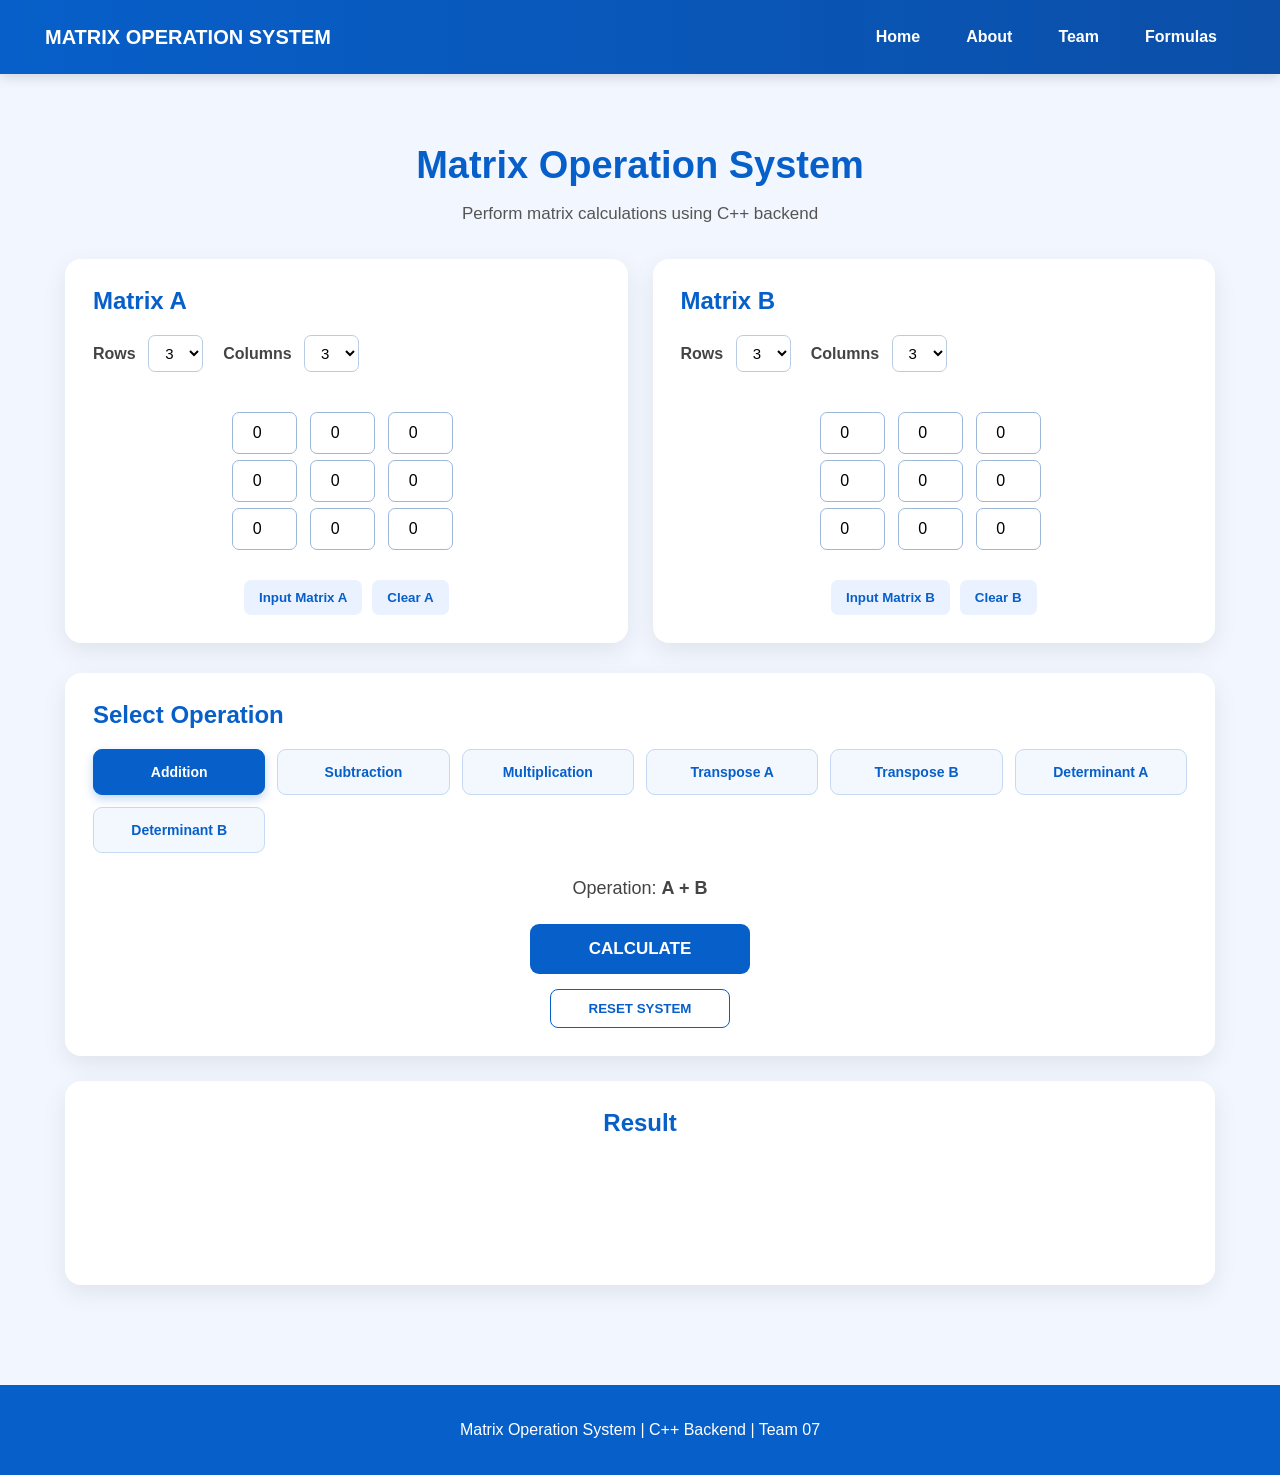
<file: index.html>
<!DOCTYPE html>
<html lang="en">

<head>
    <meta charset="UTF-8">
    <meta name="viewport" content="width=device-width, initial-scale=1.0">

    <title>Matrix Operation System</title>

    <!-- GitHub Pages compatible path -->
    <link rel="stylesheet" href="style.css">
</head>

<body>

    <!-- NAVIGATION -->

    <nav class="navbar">

        <div class="nav-logo">
            MATRIX OPERATION SYSTEM
        </div>

        <div class="nav-links">

            <a href="index.html">Home</a>

            <a href="about.html">
                About
            </a>

            <a href="team.html">
                Team
            </a>

            <a href="formulas.html">
                Formulas
            </a>

        </div>

    </nav>


    <!-- MAIN -->

    <main class="main-container">

        <h1>
            Matrix Operation System
        </h1>

        <p class="subtitle">
            Perform matrix calculations using C++ backend
        </p>


        <!-- MATRIX SECTION -->

        <section class="matrix-section">


            <!-- MATRIX A -->

            <div class="card">

                <h2>
                    Matrix A
                </h2>

                <div class="dimension-row">

                    <label>
                        Rows
                        <select id="rowsA"></select>
                    </label>

                    <label>
                        Columns
                        <select id="colsA"></select>
                    </label>

                </div>


                <div
                    id="matrixA"
                    class="matrix-box">
                </div>


                <div class="small-buttons">

                    <button
                        onclick="focusMatrix('A')">
                        Input Matrix A
                    </button>

                    <button
                        onclick="clearMatrix('A')">
                        Clear A
                    </button>

                </div>

            </div>


            <!-- MATRIX B -->

            <div class="card">

                <h2>
                    Matrix B
                </h2>

                <div class="dimension-row">

                    <label>
                        Rows
                        <select id="rowsB"></select>
                    </label>

                    <label>
                        Columns
                        <select id="colsB"></select>
                    </label>

                </div>


                <div
                    id="matrixB"
                    class="matrix-box">
                </div>


                <div class="small-buttons">

                    <button
                        onclick="focusMatrix('B')">
                        Input Matrix B
                    </button>

                    <button
                        onclick="clearMatrix('B')">
                        Clear B
                    </button>

                </div>

            </div>

        </section>


        <!-- OPERATIONS -->

        <section class="card operations-card">

            <h2>
                Select Operation
            </h2>

            <div class="operation-grid">

                <button
                    class="operation selected"
                    data-op="add">

                    Addition

                </button>


                <button
                    class="operation"
                    data-op="sub">

                    Subtraction

                </button>


                <button
                    class="operation"
                    data-op="mul">

                    Multiplication

                </button>


                <button
                    class="operation"
                    data-op="transA">

                    Transpose A

                </button>


                <button
                    class="operation"
                    data-op="transB">

                    Transpose B

                </button>


                <button
                    class="operation"
                    data-op="detA">

                    Determinant A

                </button>


                <button
                    class="operation"
                    data-op="detB">

                    Determinant B

                </button>

            </div>


            <div
                id="operationText"
                class="operation-text">

                Operation:
                <b>A + B</b>

            </div>


            <button
                class="calculate-button"
                onclick="calculate()">

                CALCULATE

            </button>


            <button
                class="reset-button"
                onclick="resetSystem()">

                RESET SYSTEM

            </button>

        </section>


        <!-- RESULT -->

        <section class="card result-card">

            <h2>
                Result
            </h2>

            <div
                id="resultGrid"
                class="result-grid">

            </div>

        </section>

    </main>


    <!-- FOOTER -->

    <footer>

        <p>
            Matrix Operation System |
            C++ Backend |
            Team 07
        </p>

    </footer>


    <!-- GitHub Pages compatible path -->
    <script src="script.js"></script>

</body>

</html>
</file>
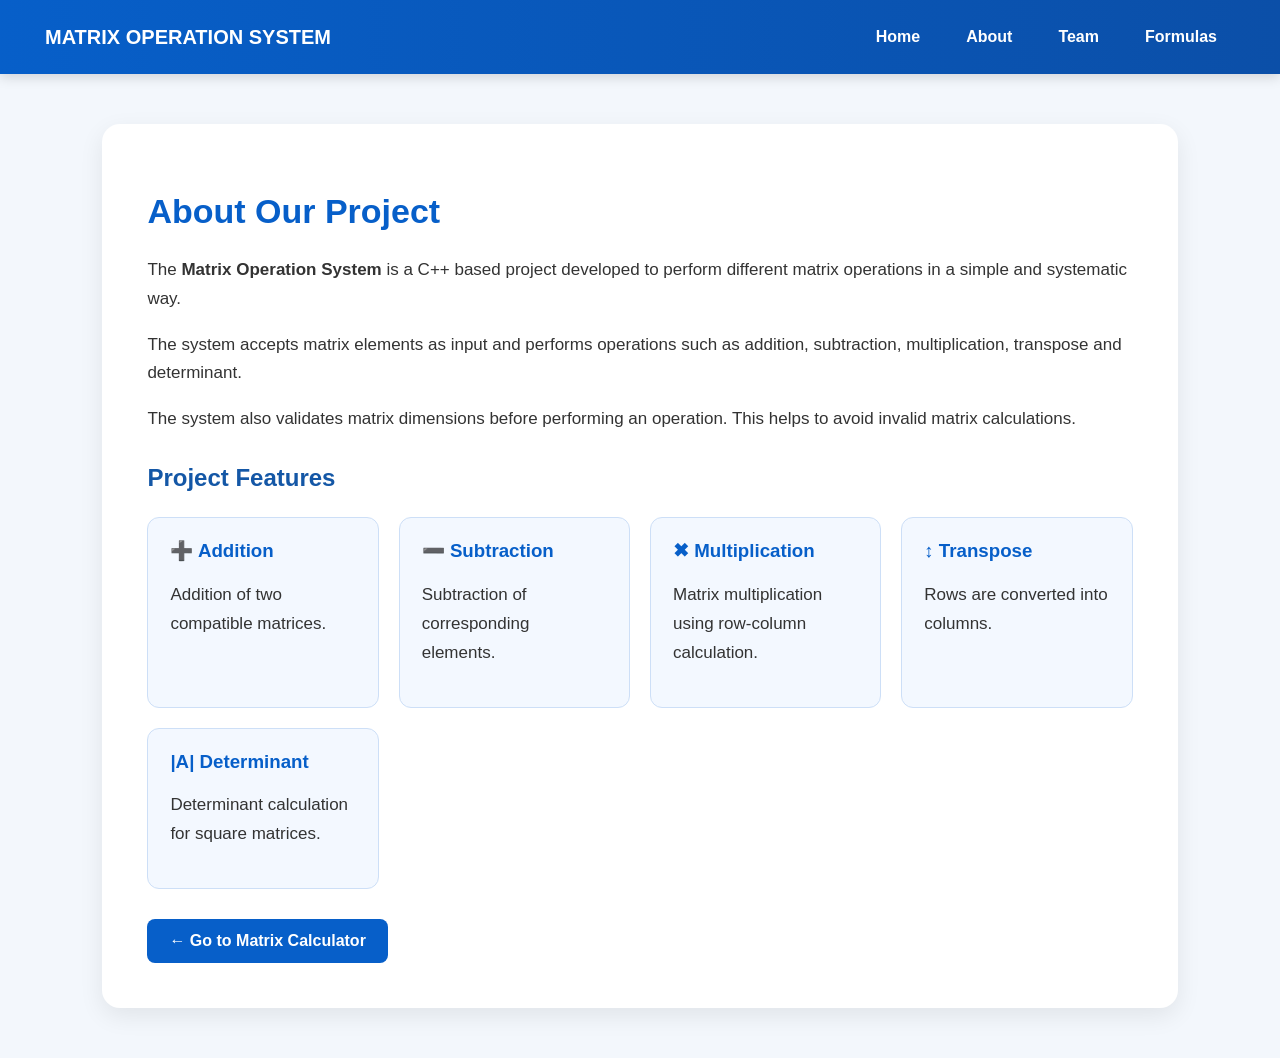
<file: about.html>
<!DOCTYPE html>

<html lang="en">

<head>

    <meta charset="UTF-8">

    <meta
        name="viewport"
        content="width=device-width, initial-scale=1.0">

    <title>
        About - Matrix Operation System
    </title>

    <link
        rel="stylesheet"
        href="style.css">

</head>


<body>


<nav class="navbar">

    <div class="nav-logo">
        MATRIX OPERATION SYSTEM
    </div>

    <div class="nav-links">

        <a href="index.html">
            Home
        </a>

        <a href="about.html">
            About
        </a>

        <a href="team.html">
            Team
        </a>

        <a href="formulas.html">
            Formulas
        </a>

    </div>

</nav>



<div class="info-page">

    <div class="info-card">

        <h1>
            About Our Project
        </h1>


        <p>
            The
            <b>Matrix Operation System</b>
            is a C++ based project developed
            to perform different matrix
            operations in a simple and
            systematic way.
        </p>


        <p>
            The system accepts matrix
            elements as input and performs
            operations such as addition,
            subtraction, multiplication,
            transpose and determinant.
        </p>


        <p>
            The system also validates matrix
            dimensions before performing an
            operation. This helps to avoid
            invalid matrix calculations.
        </p>


        <h2>
            Project Features
        </h2>


        <div class="feature-grid">


            <div class="feature-box">

                <h3>
                    ➕ Addition
                </h3>

                <p>
                    Addition of two compatible
                    matrices.
                </p>

            </div>


            <div class="feature-box">

                <h3>
                    ➖ Subtraction
                </h3>

                <p>
                    Subtraction of corresponding
                    elements.
                </p>

            </div>


            <div class="feature-box">

                <h3>
                    ✖ Multiplication
                </h3>

                <p>
                    Matrix multiplication using
                    row-column calculation.
                </p>

            </div>


            <div class="feature-box">

                <h3>
                    ↕ Transpose
                </h3>

                <p>
                    Rows are converted into
                    columns.
                </p>

            </div>


            <div class="feature-box">

                <h3>
                    |A| Determinant
                </h3>

                <p>
                    Determinant calculation
                    for square matrices.
                </p>

            </div>

        </div>


        <a
            class="back-button"
            href="index.html">

            ← Go to Matrix Calculator

        </a>

    </div>

</div>


</body>

</html>
</file>
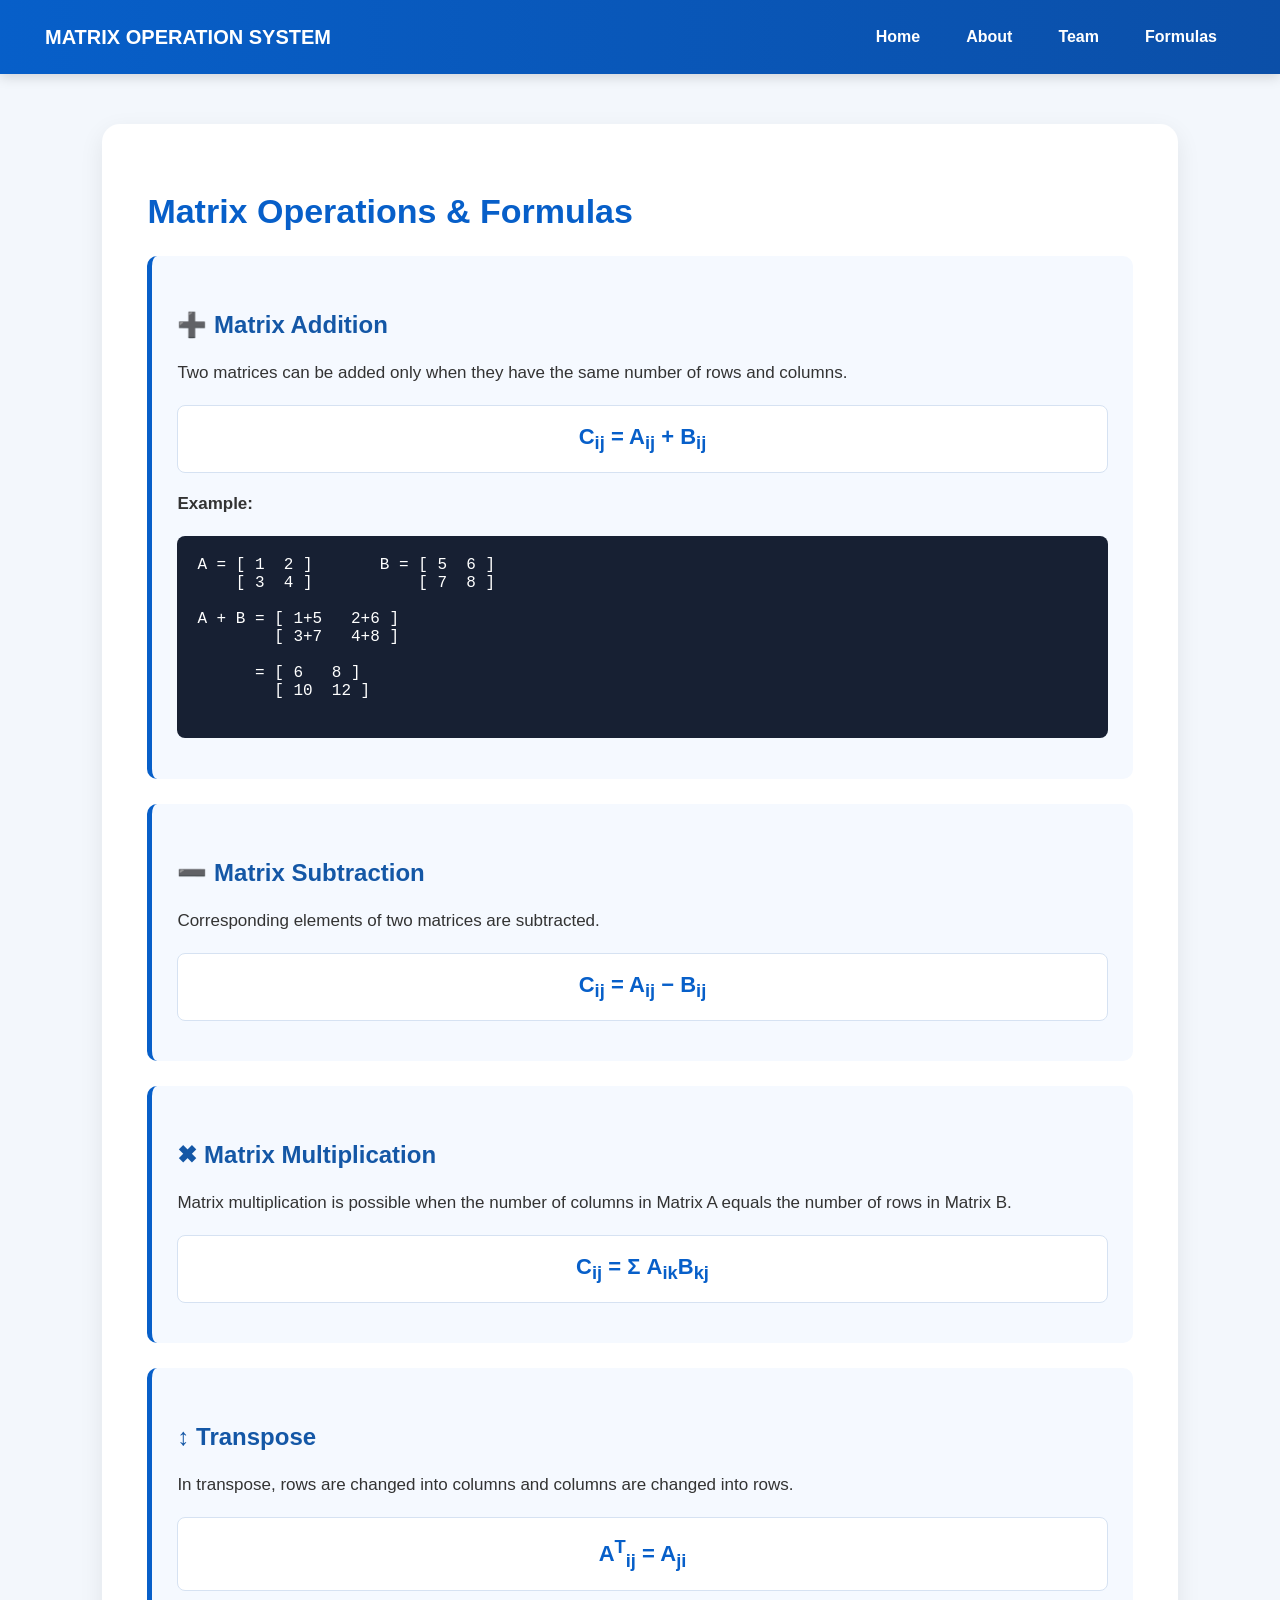
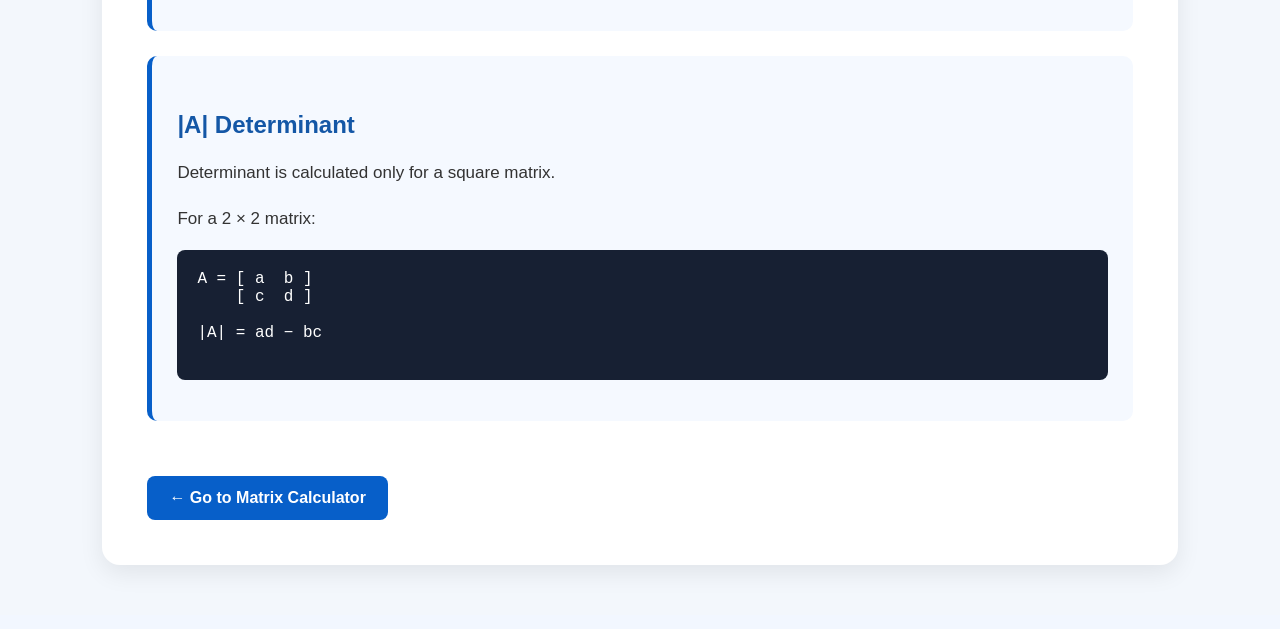
<file: formulas.html>
<!DOCTYPE html>

<html lang="en">

<head>

    <meta charset="UTF-8">

    <meta
        name="viewport"
        content="width=device-width, initial-scale=1.0">

    <title>
        Formulas - Matrix Operation System
    </title>

    <link
        rel="stylesheet"
        href="style.css">

</head>


<body>


<nav class="navbar">

    <div class="nav-logo">
        MATRIX OPERATION SYSTEM
    </div>

    <div class="nav-links">

        <a href="index.html">
            Home
        </a>

        <a href="about.html">
            About
        </a>

        <a href="team.html">
            Team
        </a>

        <a href="formulas.html">
            Formulas
        </a>

    </div>

</nav>



<div class="info-page">

    <div class="info-card">

        <h1>
            Matrix Operations & Formulas
        </h1>


        <!-- ADDITION -->

        <div class="formula-box">

            <h2>
                ➕ Matrix Addition
            </h2>

            <p>
                Two matrices can be added only
                when they have the same number
                of rows and columns.
            </p>

            <div class="formula">

                C<sub>ij</sub>
                =
                A<sub>ij</sub>
                +
                B<sub>ij</sub>

            </div>


            <p>
                <b>Example:</b>
            </p>


            <pre>
A = [ 1  2 ]       B = [ 5  6 ]
    [ 3  4 ]           [ 7  8 ]

A + B = [ 1+5   2+6 ]
        [ 3+7   4+8 ]

      = [ 6   8 ]
        [ 10  12 ]
            </pre>

        </div>



        <!-- SUBTRACTION -->

        <div class="formula-box">

            <h2>
                ➖ Matrix Subtraction
            </h2>

            <p>
                Corresponding elements of two
                matrices are subtracted.
            </p>

            <div class="formula">

                C<sub>ij</sub>
                =
                A<sub>ij</sub>
                −
                B<sub>ij</sub>

            </div>

        </div>



        <!-- MULTIPLICATION -->

        <div class="formula-box">

            <h2>
                ✖ Matrix Multiplication
            </h2>

            <p>
                Matrix multiplication is possible
                when the number of columns in
                Matrix A equals the number of
                rows in Matrix B.
            </p>

            <div class="formula">

                C<sub>ij</sub>
                =
                Σ A<sub>ik</sub>B<sub>kj</sub>

            </div>

        </div>



        <!-- TRANSPOSE -->

        <div class="formula-box">

            <h2>
                ↕ Transpose
            </h2>

            <p>
                In transpose, rows are changed
                into columns and columns are
                changed into rows.
            </p>

            <div class="formula">

                A<sup>T</sup><sub>ij</sub>
                =
                A<sub>ji</sub>

            </div>

        </div>



        <!-- DETERMINANT -->

        <div class="formula-box">

            <h2>
                |A| Determinant
            </h2>

            <p>
                Determinant is calculated only
                for a square matrix.
            </p>

            <p>
                For a 2 × 2 matrix:
            </p>


            <pre>
A = [ a  b ]
    [ c  d ]

|A| = ad − bc
            </pre>

        </div>


        <a
            class="back-button"
            href="index.html">

            ← Go to Matrix Calculator

        </a>

    </div>

</div>


</body>

</html>
</file>
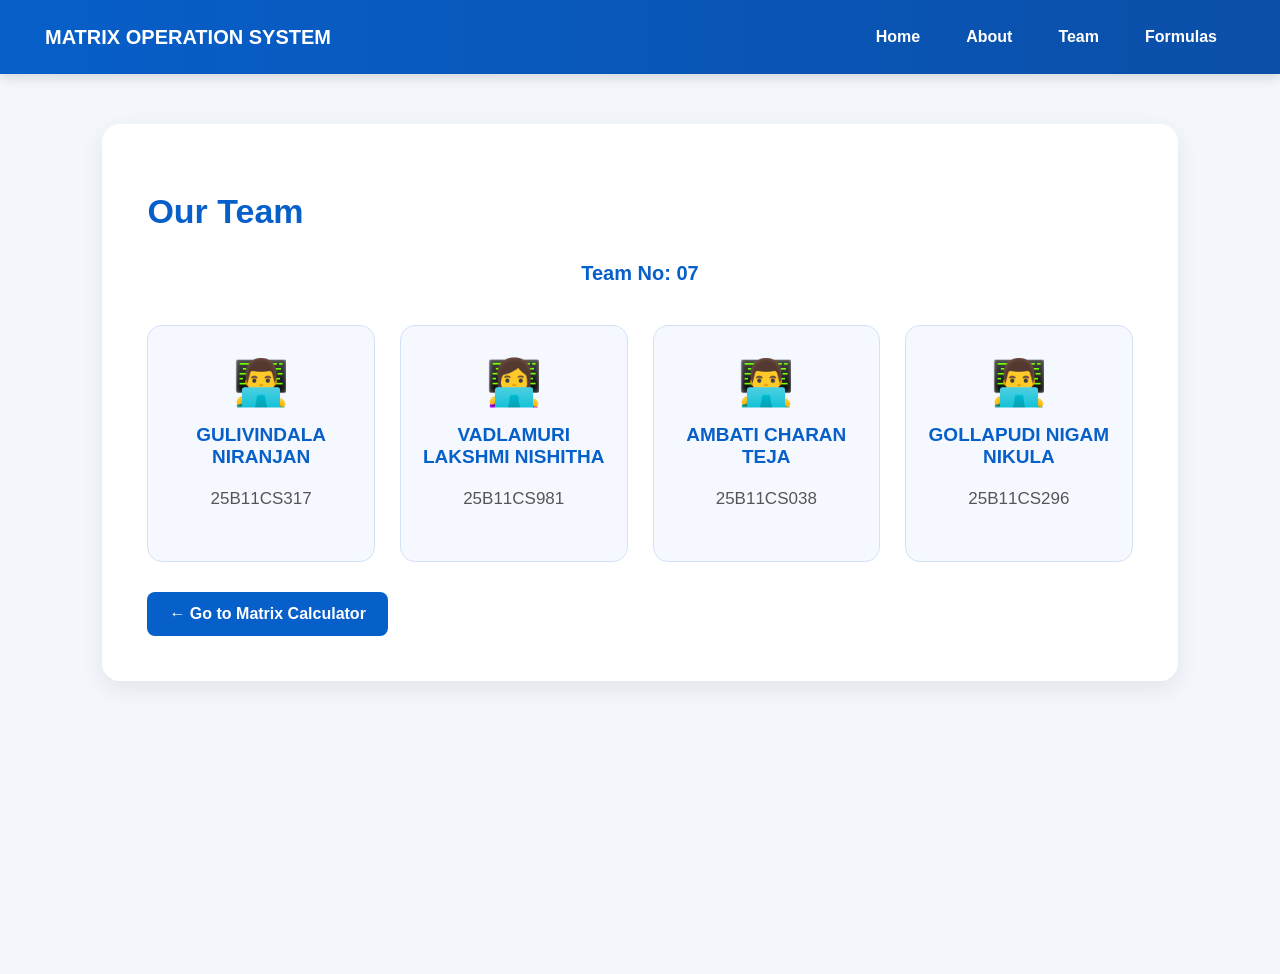
<file: team.html>
<!DOCTYPE html>

<html lang="en">

<head>

    <meta charset="UTF-8">

    <meta
        name="viewport"
        content="width=device-width, initial-scale=1.0">

    <title>
        Team - Matrix Operation System
    </title>

    <link
        rel="stylesheet"
        href="style.css">

</head>


<body>


<nav class="navbar">

    <div class="nav-logo">
        MATRIX OPERATION SYSTEM
    </div>

    <div class="nav-links">

        <a href="index.html">
            Home
        </a>

        <a href="about.html">
            About
        </a>

        <a href="team.html">
            Team
        </a>

        <a href="formulas.html">
            Formulas
        </a>

    </div>

</nav>



<div class="info-page">

    <div class="info-card">

        <h1>
            Our Team
        </h1>


        <p class="team-intro">
            <b>Team No: 07</b>
        </p>


        <div class="team-grid">


            <div class="member-card">

                <div class="member-icon">
                    👨‍💻
                </div>

                <h2>
                    GULIVINDALA NIRANJAN
                </h2>

                <p>
                    25B11CS317
                </p>

            </div>



            <div class="member-card">

                <div class="member-icon">
                    👩‍💻
                </div>

                <h2>
                    VADLAMURI LAKSHMI NISHITHA
                </h2>

                <p>
                    25B11CS981
                </p>

            </div>



            <div class="member-card">

                <div class="member-icon">
                    👨‍💻
                </div>

                <h2>
                    AMBATI CHARAN TEJA
                </h2>

                <p>
                    25B11CS038
                </p>

            </div>



            <div class="member-card">

                <div class="member-icon">
                    👨‍💻
                </div>

                <h2>
                    GOLLAPUDI NIGAM NIKULA
                </h2>

                <p>
                    25B11CS296
                </p>

            </div>


        </div>


        <a
            class="back-button"
            href="index.html">

            ← Go to Matrix Calculator

        </a>

    </div>

</div>


</body>

</html>
</file>
<file: style.css>
/* =====================================================
   GENERAL
===================================================== */

* {
    box-sizing: border-box;
}

body {
    margin: 0;
    font-family: Arial, Helvetica, sans-serif;
    background: #f2f7ff;
    color: #222;
}


/* =====================================================
   NAVBAR
===================================================== */

.navbar {
    width: 100%;
    background: linear-gradient(
        90deg,
        #075fc9,
        #0b4fa8
    );

    display: flex;
    justify-content: space-between;
    align-items: center;

    padding: 18px 45px;

    position: sticky;
    top: 0;

    z-index: 1000;

    box-shadow:
        0 3px 12px
        rgba(0, 0, 0, 0.15);
}

.nav-logo {
    color: white;
    font-size: 20px;
    font-weight: 800;
}

.nav-links {
    display: flex;
    gap: 10px;
}

.nav-links a {
    color: white;
    text-decoration: none;

    padding: 10px 18px;

    border-radius: 8px;

    font-weight: 600;

    transition: 0.3s;
}

.nav-links a:hover {
    background: white;
    color: #075fc9;
}


/* =====================================================
   MAIN
===================================================== */

.main-container {
    max-width: 1200px;

    margin: auto;

    padding: 45px 25px;
}

.main-container > h1 {
    text-align: center;

    color: #075fc9;

    font-size: 38px;

    margin-bottom: 8px;
}

.subtitle {
    text-align: center;

    color: #555;

    font-size: 17px;

    margin-bottom: 35px;
}


/* =====================================================
   MATRIX SECTION
===================================================== */

.matrix-section {
    display: grid;

    grid-template-columns:
        repeat(
            2,
            minmax(300px, 1fr)
        );

    gap: 25px;
}


/* =====================================================
   CARDS
===================================================== */

.card {
    background: white;

    border-radius: 16px;

    padding: 28px;

    box-shadow:
        0 8px 25px
        rgba(0, 0, 0, 0.08);

    margin-bottom: 25px;
}

.card h2 {
    color: #075fc9;

    margin-top: 0;

    margin-bottom: 20px;
}


/* =====================================================
   DIMENSIONS
===================================================== */

.dimension-row {
    display: flex;

    gap: 20px;

    margin-bottom: 25px;
}

.dimension-row label {
    font-weight: bold;

    color: #444;
}

.dimension-row select {
    margin-left: 8px;

    padding: 8px 12px;

    border: 1px solid #b9cce5;

    border-radius: 7px;

    background: white;

    font-size: 15px;
}


/* =====================================================
   MATRIX INPUT BOX
===================================================== */

.matrix-box {
    min-height: 145px;

    display: grid;

    justify-content: center;

    align-content: center;

    margin: 15px auto;

    padding: 15px;
}

.matrix-value {
    width: 65px;

    height: 42px;

    border: 1px solid #9db7d8;

    border-radius: 7px;

    text-align: center;

    font-size: 16px;

    outline: none;
}

.matrix-value:focus {
    border-color: #075fc9;

    box-shadow:
        0 0 5px
        rgba(7, 95, 201, 0.3);
}


/* =====================================================
   SMALL BUTTONS
===================================================== */

.small-buttons {
    display: flex;

    justify-content: center;

    gap: 10px;

    margin-top: 15px;
}

.small-buttons button {
    border: none;

    background: #eaf2ff;

    color: #075fc9;

    padding: 10px 15px;

    border-radius: 7px;

    cursor: pointer;

    font-weight: bold;

    transition: 0.3s;
}

.small-buttons button:hover {
    background: #075fc9;

    color: white;
}


/* =====================================================
   OPERATIONS
===================================================== */

.operations-card {
    margin-top: 5px;
}

.operation-grid {
    display: grid;

    grid-template-columns:
        repeat(
            auto-fit,
            minmax(150px, 1fr)
        );

    gap: 12px;
}

.operation {
    border: 1px solid #c6d9f2;

    background: #f3f8ff;

    color: #075fc9;

    padding: 14px 10px;

    border-radius: 9px;

    cursor: pointer;

    font-weight: bold;

    font-size: 14px;

    transition: 0.3s;
}

.operation:hover {
    background: #dcecff;
}

.operation.selected {
    background: #075fc9;

    color: white;

    border-color: #075fc9;

    box-shadow:
        0 4px 10px
        rgba(7, 95, 201, 0.25);
}


/* =====================================================
   OPERATION TEXT
===================================================== */

.operation-text {
    text-align: center;

    margin: 25px 0;

    font-size: 18px;

    color: #444;
}


/* =====================================================
   CALCULATE BUTTON
===================================================== */

.calculate-button {
    display: block;

    width: 220px;

    margin: auto;

    border: none;

    background: #075fc9;

    color: white;

    padding: 15px;

    border-radius: 9px;

    font-size: 17px;

    font-weight: bold;

    cursor: pointer;

    transition: 0.3s;
}

.calculate-button:hover {
    background: #063f87;

    transform: translateY(-2px);
}


/* =====================================================
   RESET BUTTON
===================================================== */

.reset-button {
    display: block;

    width: 180px;

    margin: 15px auto 0;

    border: 1px solid #075fc9;

    background: white;

    color: #075fc9;

    padding: 11px;

    border-radius: 8px;

    font-weight: bold;

    cursor: pointer;

    transition: 0.3s;
}

.reset-button:hover {
    background: #075fc9;

    color: white;
}


/* =====================================================
   RESULT
===================================================== */

.result-card {
    text-align: center;
}

.result-grid {
    min-height: 100px;

    display: flex;

    justify-content: center;

    align-items: center;

    padding: 20px;
}

.result-cell {
    border: 1px solid #1260c8;

    background: #f4f8ff;

    padding: 12px;

    min-width: 70px;

    font-weight: bold;

    text-align: center;

    border-radius: 5px;
}

.scalar-result {
    font-size: 30px;

    font-weight: bold;

    color: #075fc9;

    padding: 20px;
}


/* =====================================================
   FOOTER
===================================================== */

footer {
    text-align: center;

    background: #075fc9;

    color: white;

    padding: 20px;

    margin-top: 30px;
}


/* =====================================================
   INFORMATION PAGES
===================================================== */

.info-page {
    min-height: 100vh;

    padding: 50px 8%;

    background: #f3f7fc;
}

.info-card {
    max-width: 1100px;

    margin: auto;

    background: white;

    padding: 45px;

    border-radius: 18px;

    box-shadow:
        0 8px 25px
        rgba(0, 0, 0, 0.08);
}

.info-card h1 {
    color: #075fc9;

    font-size: 34px;

    margin-bottom: 25px;
}

.info-card h2 {
    color: #1457a6;

    margin-top: 30px;
}

.info-card p {
    color: #333;

    font-size: 17px;

    line-height: 1.7;
}


/* =====================================================
   FEATURE BOXES
===================================================== */

.feature-grid {
    display: grid;

    grid-template-columns:
        repeat(
            auto-fit,
            minmax(220px, 1fr)
        );

    gap: 20px;

    margin-top: 25px;
}

.feature-box {
    padding: 22px;

    background: #f3f8ff;

    border: 1px solid #cddff7;

    border-radius: 12px;

    transition: 0.3s;
}

.feature-box:hover {
    transform: translateY(-4px);

    box-shadow:
        0 6px 15px
        rgba(0, 0, 0, 0.1);
}

.feature-box h3 {
    color: #075fc9;

    margin-top: 0;
}


/* =====================================================
   TEAM
===================================================== */

.team-intro {
    text-align: center;

    color: #075fc9 !important;

    font-size: 20px !important;
}

.team-grid {
    display: grid;

    grid-template-columns:
        repeat(
            auto-fit,
            minmax(220px, 1fr)
        );

    gap: 25px;

    margin-top: 35px;
}

.member-card {
    text-align: center;

    padding: 30px 20px;

    border-radius: 15px;

    background: #f5f9ff;

    border: 1px solid #d2e1f5;

    transition: 0.3s;
}

.member-card:hover {
    transform: translateY(-6px);

    box-shadow:
        0 8px 20px
        rgba(0, 0, 0, 0.12);
}

.member-icon {
    font-size: 45px;

    margin-bottom: 15px;
}

.member-card h2 {
    font-size: 19px;

    margin: 10px 0;

    color: #075fc9;
}

.member-card p {
    color: #555;
}


/* =====================================================
   FORMULAS
===================================================== */

.formula-box {
    margin: 25px 0;

    padding: 25px;

    background: #f5f9ff;

    border-left: 5px solid #075fc9;

    border-radius: 10px;
}

.formula {
    background: white;

    border: 1px solid #d6e2f2;

    padding: 18px;

    margin: 15px 0;

    text-align: center;

    font-size: 22px;

    font-weight: bold;

    color: #075fc9;

    border-radius: 8px;
}

.formula-box pre {
    background: #172033;

    color: white;

    padding: 20px;

    border-radius: 8px;

    overflow-x: auto;

    font-size: 16px;
}


/* =====================================================
   BACK BUTTON
===================================================== */

.back-button {
    display: inline-block;

    margin-top: 30px;

    padding: 13px 22px;

    background: #075fc9;

    color: white;

    text-decoration: none;

    border-radius: 8px;

    font-weight: bold;

    transition: 0.3s;
}

.back-button:hover {
    background: #063f87;
}


/* =====================================================
   RESPONSIVE
===================================================== */

@media (max-width: 750px) {

    .navbar {
        flex-direction: column;

        gap: 15px;

        padding: 15px;
    }

    .nav-links {
        flex-wrap: wrap;

        justify-content: center;
    }

    .matrix-section {
        grid-template-columns: 1fr;
    }

    .info-card {
        padding: 25px;
    }

    .main-container > h1 {
        font-size: 30px;
    }
}
</file>
